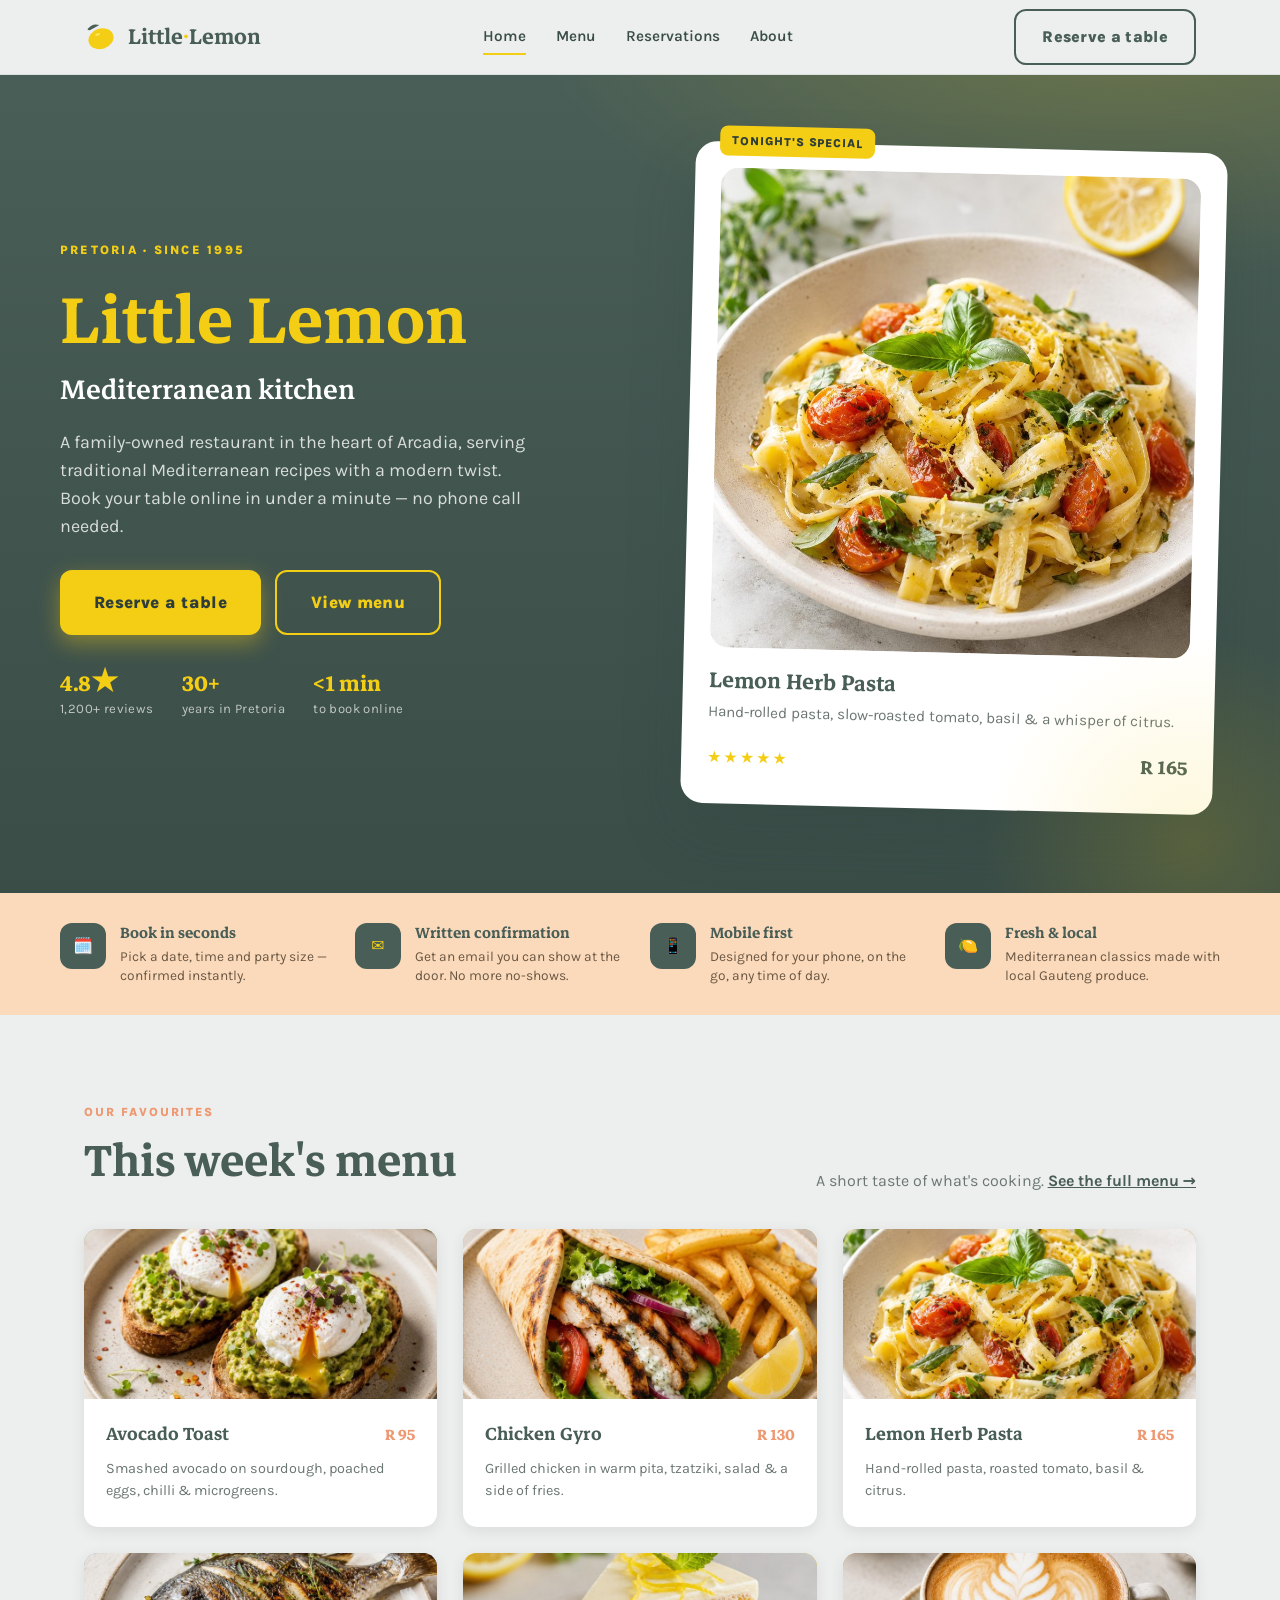
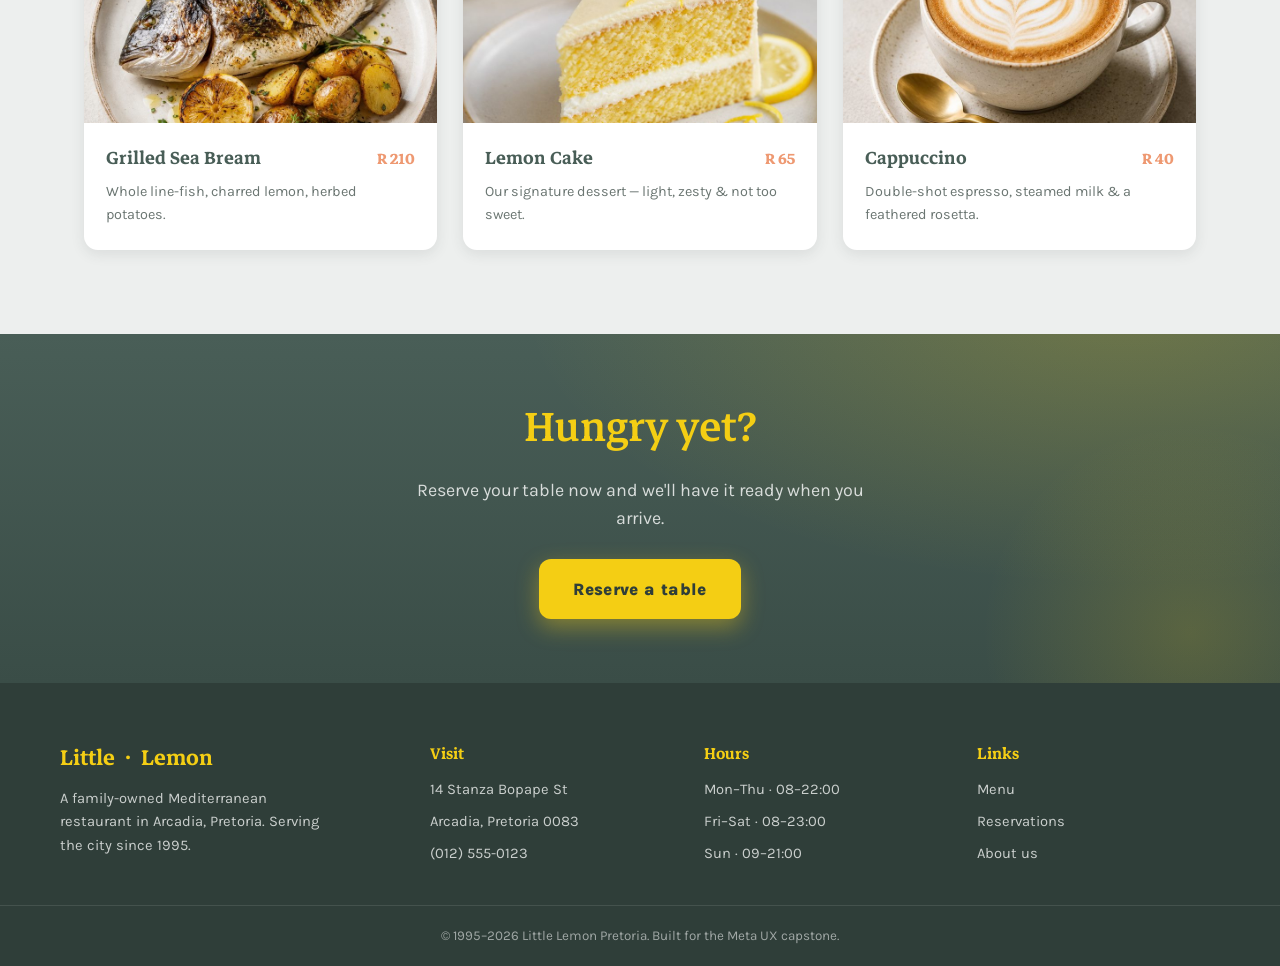
<file: index.html>
<!doctype html>
<html lang="en">
<head>
<meta charset="utf-8">
<meta name="viewport" content="width=device-width, initial-scale=1">
<title>Little Lemon · Pretoria — Mediterranean Restaurant</title>
<meta name="description" content="Little Lemon is a family-owned Mediterranean restaurant in Arcadia, Pretoria. Reserve a table online in under a minute.">
<link rel="preconnect" href="https://fonts.googleapis.com">
<link rel="preconnect" href="https://fonts.gstatic.com" crossorigin>
<link href="https://fonts.googleapis.com/css2?family=Markazi+Text:wght@400;500;600;700&family=Karla:wght@300;400;500;600;700;800&display=swap" rel="stylesheet">
<link rel="stylesheet" href="css/styles.css">
</head>
<body data-page="home">

<!-- HEADER -->
<header>
  <div class="wrap nav">
    <a href="index.html" class="logo" aria-label="Little Lemon home">
      <svg class="lemon" viewBox="0 0 40 40" aria-hidden="true">
        <ellipse cx="20" cy="22" rx="15" ry="12" fill="#F4CE14" transform="rotate(-18 20 22)"/>
        <ellipse cx="16" cy="17" rx="3" ry="1.2" fill="#fce968" transform="rotate(-18 16 17)"/>
        <path d="M4 11 Q10 3 18 6 Q13 9 9 11 Q6 13 4 11Z" fill="#495E57"/>
      </svg>
      <span>Little<span class="dot">·</span>Lemon</span>
    </a>
    <nav class="nav-links" id="navLinks">
      <a href="index.html" data-nav="home">Home</a>
      <a href="menu.html" data-nav="menu">Menu</a>
      <a href="reserve.html" data-nav="reserve">Reservations</a>
      <a href="about.html" data-nav="about">About</a>
    </nav>
    <div class="nav-cta">
      <a href="reserve.html" class="btn btn-ghost">Reserve a table</a>
      <button class="burger" id="burger" aria-label="Toggle menu"><span></span><span></span><span></span></button>
    </div>
  </div>
</header>

<!-- HERO -->
<section class="hero">
  <div class="wrap hero-grid">
    <div>
      <span class="hero-eyebrow">Pretoria · Since 1995</span>
      <h1>Little Lemon</h1>
      <h2>Mediterranean kitchen</h2>
      <p>A family-owned restaurant in the heart of Arcadia, serving traditional Mediterranean recipes with a modern twist. Book your table online in under a minute — no phone call needed.</p>
      <div class="hero-actions">
        <a href="reserve.html" class="btn btn-primary btn-lg">Reserve a table</a>
        <a href="menu.html" class="btn btn-ghost btn-lg" style="color:var(--yellow);border-color:var(--yellow)">View menu</a>
      </div>
      <div class="hero-meta">
        <div class="m"><b>4.8★</b><span>1,200+ reviews</span></div>
        <div class="m"><b>30+</b><span>years in Pretoria</span></div>
        <div class="m"><b>&lt;1 min</b><span>to book online</span></div>
      </div>
    </div>
    <div class="hero-card">
      <span class="tag">TONIGHT'S SPECIAL</span>
      <div class="plate">
        <img src="images/lemon-herb-pasta.jpg" alt="Lemon Herb Pasta"
             style="width:100%;height:100%;object-fit:cover">
      </div>
      <h3>Lemon Herb Pasta</h3>
      <p>Hand-rolled pasta, slow-roasted tomato, basil &amp; a whisper of citrus.</p>
      <div class="pricerow"><span class="stars">★★★★★</span><span class="price">R 165</span></div>
    </div>
  </div>
</section>

<!-- HIGHLIGHTS -->
<section class="strip">
  <div class="wrap strip-grid">
    <div class="feat"><div class="ic">🗓️</div><div><h4>Book in seconds</h4><p>Pick a date, time and party size — confirmed instantly.</p></div></div>
    <div class="feat"><div class="ic">✉️</div><div><h4>Written confirmation</h4><p>Get an email you can show at the door. No more no-shows.</p></div></div>
    <div class="feat"><div class="ic">📱</div><div><h4>Mobile first</h4><p>Designed for your phone, on the go, any time of day.</p></div></div>
    <div class="feat"><div class="ic">🍋</div><div><h4>Fresh &amp; local</h4><p>Mediterranean classics made with local Gauteng produce.</p></div></div>
  </div>
</section>

<!-- MENU PREVIEW -->
<section class="section">
  <div class="wrap">
    <div class="section-head">
      <div><span class="eyebrow">Our favourites</span><h2>This week's menu</h2></div>
      <p>A short taste of what's cooking. <a href="menu.html" style="color:var(--green);text-decoration:underline;font-weight:700">See the full menu →</a></p>
    </div>
    <div class="menu-grid" id="menuPreview"></div>
  </div>
</section>

<!-- CTA BAND -->
<section class="hero" style="text-align:center">
  <div class="wrap" style="padding:64px 0">
    <h2 style="color:var(--yellow);font-size:clamp(36px,6vw,58px)">Hungry yet?</h2>
    <p style="color:rgba(237,239,238,.88);max-width:480px;margin:10px auto 26px">Reserve your table now and we'll have it ready when you arrive.</p>
    <a href="reserve.html" class="btn btn-primary btn-lg">Reserve a table</a>
  </div>
</section>

<!-- FOOTER -->
<footer>
  <div class="wrap foot-grid">
    <div>
      <div class="logo">Little<span class="dot" style="color:var(--yellow)">·</span>Lemon</div>
      <p class="desc">A family-owned Mediterranean restaurant in Arcadia, Pretoria. Serving the city since 1995.</p>
    </div>
    <div><h4>Visit</h4><ul><li>14 Stanza Bopape St</li><li>Arcadia, Pretoria 0083</li><li>(012) 555-0123</li></ul></div>
    <div><h4>Hours</h4><ul><li>Mon–Thu · 08–22:00</li><li>Fri–Sat · 08–23:00</li><li>Sun · 09–21:00</li></ul></div>
    <div><h4>Links</h4><ul><li><a href="menu.html">Menu</a></li><li><a href="reserve.html">Reservations</a></li><li><a href="about.html">About us</a></li></ul></div>
  </div>
  <div class="foot-bottom">© 1995–<span id="year"></span> Little Lemon Pretoria. Built for the Meta UX capstone.</div>
</footer>

<script src="js/main.js"></script>
<script src="js/menu.js"></script>
</body>
</html>
</file>
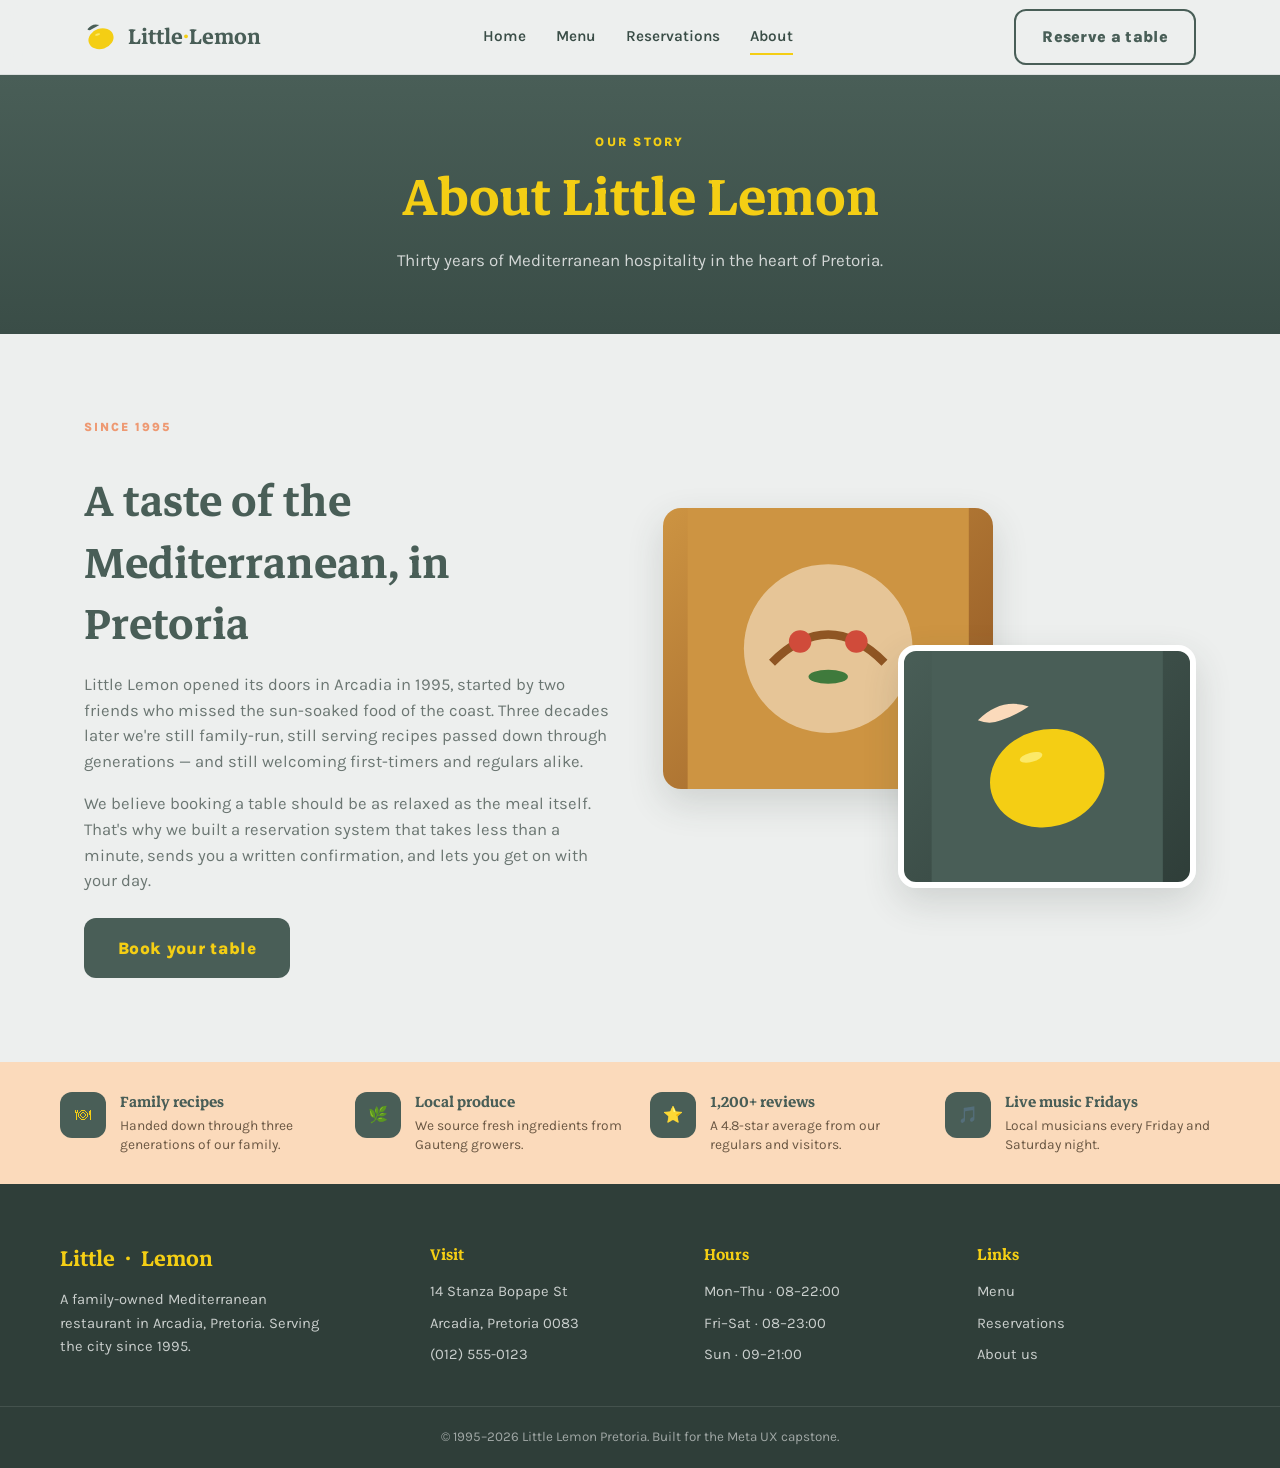
<file: about.html>
<!doctype html>
<html lang="en">
<head>
<meta charset="utf-8">
<meta name="viewport" content="width=device-width, initial-scale=1">
<title>About &middot; Little Lemon Pretoria</title>
<meta name="description" content="The story of Little Lemon, a family-owned Mediterranean restaurant in Arcadia, Pretoria.">
<link rel="preconnect" href="https://fonts.googleapis.com">
<link rel="preconnect" href="https://fonts.gstatic.com" crossorigin>
<link href="https://fonts.googleapis.com/css2?family=Markazi+Text:wght@400;500;600;700&family=Karla:wght@300;400;500;600;700;800&display=swap" rel="stylesheet">
<link rel="stylesheet" href="css/styles.css">
</head>
<body data-page="about">

<header>
  <div class="wrap nav">
    <a href="index.html" class="logo" aria-label="Little Lemon home">
      <svg class="lemon" viewBox="0 0 40 40" aria-hidden="true">
        <ellipse cx="20" cy="22" rx="15" ry="12" fill="#F4CE14" transform="rotate(-18 20 22)"/>
        <ellipse cx="16" cy="17" rx="3" ry="1.2" fill="#fce968" transform="rotate(-18 16 17)"/>
        <path d="M4 11 Q10 3 18 6 Q13 9 9 11 Q6 13 4 11Z" fill="#495E57"/>
      </svg>
      <span>Little<span class="dot">&middot;</span>Lemon</span>
    </a>
    <nav class="nav-links" id="navLinks">
      <a href="index.html" data-nav="home">Home</a>
      <a href="menu.html" data-nav="menu">Menu</a>
      <a href="reserve.html" data-nav="reserve">Reservations</a>
      <a href="about.html" data-nav="about">About</a>
    </nav>
    <div class="nav-cta">
      <a href="reserve.html" class="btn btn-ghost">Reserve a table</a>
      <button class="burger" id="burger" aria-label="Toggle menu"><span></span><span></span><span></span></button>
    </div>
  </div>
</header>

<section class="banner">
  <div class="wrap">
    <span class="eyebrow">Our story</span>
    <h1>About Little Lemon</h1>
    <p>Thirty years of Mediterranean hospitality in the heart of Pretoria.</p>
  </div>
</section>

<section class="section about">
  <div class="wrap about-grid">
    <div>
      <span class="section-head"><span class="eyebrow" style="color:var(--orange);font-weight:800;letter-spacing:.16em;text-transform:uppercase;font-size:.76rem">Since 1995</span></span>
      <h2>A taste of the Mediterranean, in Pretoria</h2>
      <p>Little Lemon opened its doors in Arcadia in 1995, started by two friends who missed the sun-soaked food of the coast. Three decades later we're still family-run, still serving recipes passed down through generations &mdash; and still welcoming first-timers and regulars alike.</p>
      <p>We believe booking a table should be as relaxed as the meal itself. That's why we built a reservation system that takes less than a minute, sends you a written confirmation, and lets you get on with your day.</p>
      <a href="reserve.html" class="btn btn-green btn-lg" style="margin-top:24px">Book your table</a>
    </div>
    <div class="about-imgs">
      <div class="ph ph1" style="background:linear-gradient(135deg,#cd9442,#8f5523)">
        <svg viewBox="0 0 200 200" aria-hidden="true">
          <rect width="200" height="200" fill="#cd9442"/>
          <circle cx="100" cy="100" r="60" fill="#fff8ec" opacity=".5"/>
          <path d="M60 110 Q100 70 140 110" stroke="#8f5523" stroke-width="6" fill="none"/>
          <circle cx="80" cy="95" r="8" fill="#d04b3a"/><circle cx="120" cy="95" r="8" fill="#d04b3a"/>
          <ellipse cx="100" cy="120" rx="14" ry="5" fill="#3f7a3c"/>
        </svg>
      </div>
      <div class="ph ph2" style="background:linear-gradient(135deg,var(--green),var(--green-deep))">
        <svg viewBox="0 0 200 200" aria-hidden="true">
          <rect width="200" height="200" fill="#495E57"/>
          <ellipse cx="100" cy="110" rx="50" ry="42" fill="#F4CE14" transform="rotate(-15 100 110)"/>
          <ellipse cx="86" cy="92" rx="10" ry="4" fill="#fce968" transform="rotate(-15 86 92)"/>
          <path d="M40 60 Q60 40 84 48 Q72 56 60 60 Q50 64 40 60Z" fill="#FBDABB"/>
        </svg>
      </div>
    </div>
  </div>
</section>

<section class="strip">
  <div class="wrap strip-grid">
    <div class="feat"><div class="ic">&#127869;</div><div><h4>Family recipes</h4><p>Handed down through three generations of our family.</p></div></div>
    <div class="feat"><div class="ic">&#127807;</div><div><h4>Local produce</h4><p>We source fresh ingredients from Gauteng growers.</p></div></div>
    <div class="feat"><div class="ic">&#11088;</div><div><h4>1,200+ reviews</h4><p>A 4.8-star average from our regulars and visitors.</p></div></div>
    <div class="feat"><div class="ic">&#127925;</div><div><h4>Live music Fridays</h4><p>Local musicians every Friday and Saturday night.</p></div></div>
  </div>
</section>

<footer>
  <div class="wrap foot-grid">
    <div>
      <div class="logo">Little<span class="dot" style="color:var(--yellow)">&middot;</span>Lemon</div>
      <p class="desc">A family-owned Mediterranean restaurant in Arcadia, Pretoria. Serving the city since 1995.</p>
    </div>
    <div><h4>Visit</h4><ul><li>14 Stanza Bopape St</li><li>Arcadia, Pretoria 0083</li><li>(012) 555-0123</li></ul></div>
    <div><h4>Hours</h4><ul><li>Mon&ndash;Thu &middot; 08&ndash;22:00</li><li>Fri&ndash;Sat &middot; 08&ndash;23:00</li><li>Sun &middot; 09&ndash;21:00</li></ul></div>
    <div><h4>Links</h4><ul><li><a href="menu.html">Menu</a></li><li><a href="reserve.html">Reservations</a></li><li><a href="about.html">About us</a></li></ul></div>
  </div>
  <div class="foot-bottom">&copy; 1995&ndash;<span id="year"></span> Little Lemon Pretoria. Built for the Meta UX capstone.</div>
</footer>

<script src="js/main.js"></script>

</body>
</html>
</file>
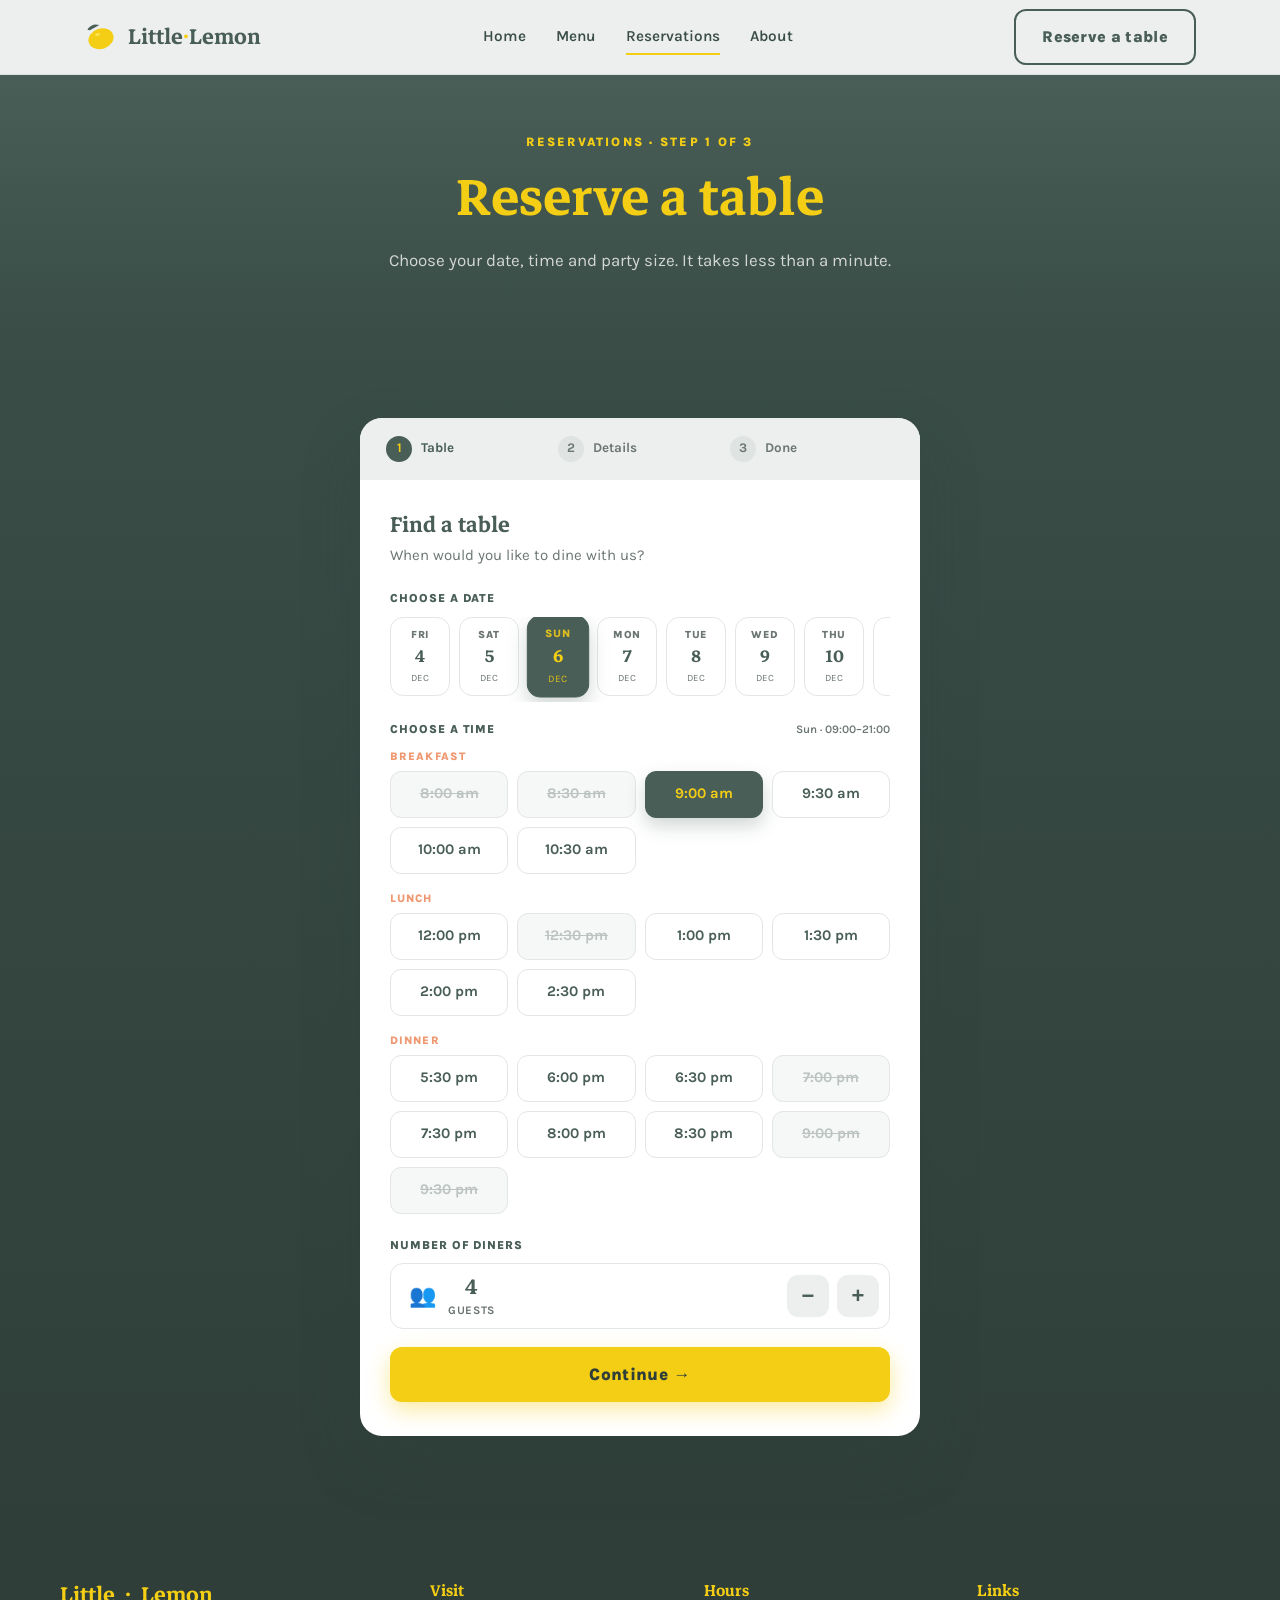
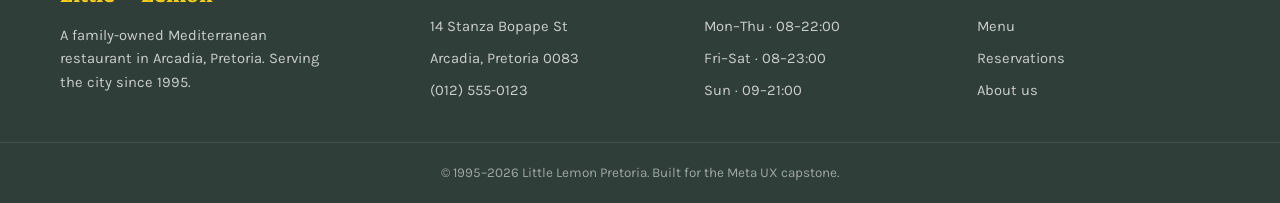
<file: confirmation.html>
<!doctype html>
<html lang="en">
<head>
<meta charset="utf-8">
<meta name="viewport" content="width=device-width, initial-scale=1">
<title>Booking confirmed &middot; Little Lemon Pretoria</title>
<meta name="description" content="Your Little Lemon reservation is confirmed.">
<link rel="preconnect" href="https://fonts.googleapis.com">
<link rel="preconnect" href="https://fonts.gstatic.com" crossorigin>
<link href="https://fonts.googleapis.com/css2?family=Markazi+Text:wght@400;500;600;700&family=Karla:wght@300;400;500;600;700;800&display=swap" rel="stylesheet">
<link rel="stylesheet" href="css/styles.css">
</head>
<body data-page="reserve">

<header>
  <div class="wrap nav">
    <a href="index.html" class="logo" aria-label="Little Lemon home">
      <svg class="lemon" viewBox="0 0 40 40" aria-hidden="true">
        <ellipse cx="20" cy="22" rx="15" ry="12" fill="#F4CE14" transform="rotate(-18 20 22)"/>
        <ellipse cx="16" cy="17" rx="3" ry="1.2" fill="#fce968" transform="rotate(-18 16 17)"/>
        <path d="M4 11 Q10 3 18 6 Q13 9 9 11 Q6 13 4 11Z" fill="#495E57"/>
      </svg>
      <span>Little<span class="dot">&middot;</span>Lemon</span>
    </a>
    <nav class="nav-links" id="navLinks">
      <a href="index.html" data-nav="home">Home</a>
      <a href="menu.html" data-nav="menu">Menu</a>
      <a href="reserve.html" data-nav="reserve">Reservations</a>
      <a href="about.html" data-nav="about">About</a>
    </nav>
    <div class="nav-cta">
      <a href="reserve.html" class="btn btn-ghost">Reserve a table</a>
      <button class="burger" id="burger" aria-label="Toggle menu"><span></span><span></span><span></span></button>
    </div>
  </div>
</header>

<section class="banner">
  <div class="wrap">
    <span class="eyebrow">Reservations &middot; Step 3 of 3</span>
    <h1>Booking confirmed</h1>
    <p>We can't wait to see you at Little Lemon.</p>
  </div>
</section>

<section class="section reserve" style="background:linear-gradient(180deg,var(--green-dark),var(--green-deep))">
  <div class="wrap">
    <div class="booking">
      <div class="steps">
        <div class="step done"><span class="n">1</span> Table</div>
        <div class="step done"><span class="n">2</span> Details</div>
        <div class="step active"><span class="n">3</span> Done</div>
      </div>
      <div class="panel confirm">
        <div class="confirm-top">
          <div class="check">
            <svg viewBox="0 0 42 42" width="42" height="42"><path d="M10 22l8 8 14-17" stroke="#495E57" stroke-width="5" fill="none" stroke-linecap="round" stroke-linejoin="round"/></svg>
          </div>
          <h3 id="confirmGreeting">You're booked!</h3>
          <p>Confirmation sent to <b id="confirmEmail">&mdash;</b></p>
        </div>

        <div class="booking-card">
          <div class="ref"><span>Reservation</span><b id="refNo">&mdash;</b></div>
          <div class="big" id="confirmWhen">&mdash;</div>
          <div class="addr">
            <b>Little Lemon</b><br>
            14 Stanza Bopape St, Arcadia<br>
            Pretoria, 0083<br>
            (012) 555-0123
          </div>
          <hr>
          <div class="note" id="confirmNote">Please arrive 5 minutes early.</div>
        </div>

        <div class="confirm-actions">
          <button class="btn btn-primary btn-block" id="calBtn">&#128197; Add to calendar</button>
          <button class="btn btn-ghost btn-block" id="shareBtn">&#8599; Share with guests</button>
          <button class="restart" id="restart">Make another booking</button>
        </div>
      </div>
    </div>
  </div>
</section>

<footer>
  <div class="wrap foot-grid">
    <div>
      <div class="logo">Little<span class="dot" style="color:var(--yellow)">&middot;</span>Lemon</div>
      <p class="desc">A family-owned Mediterranean restaurant in Arcadia, Pretoria. Serving the city since 1995.</p>
    </div>
    <div><h4>Visit</h4><ul><li>14 Stanza Bopape St</li><li>Arcadia, Pretoria 0083</li><li>(012) 555-0123</li></ul></div>
    <div><h4>Hours</h4><ul><li>Mon&ndash;Thu &middot; 08&ndash;22:00</li><li>Fri&ndash;Sat &middot; 08&ndash;23:00</li><li>Sun &middot; 09&ndash;21:00</li></ul></div>
    <div><h4>Links</h4><ul><li><a href="menu.html">Menu</a></li><li><a href="reserve.html">Reservations</a></li><li><a href="about.html">About us</a></li></ul></div>
  </div>
  <div class="foot-bottom">&copy; 1995&ndash;<span id="year"></span> Little Lemon Pretoria. Built for the Meta UX capstone.</div>
</footer>

<script src="js/main.js"></script>
<script src="js/confirmation.js"></script>
</body>
</html>
</file>
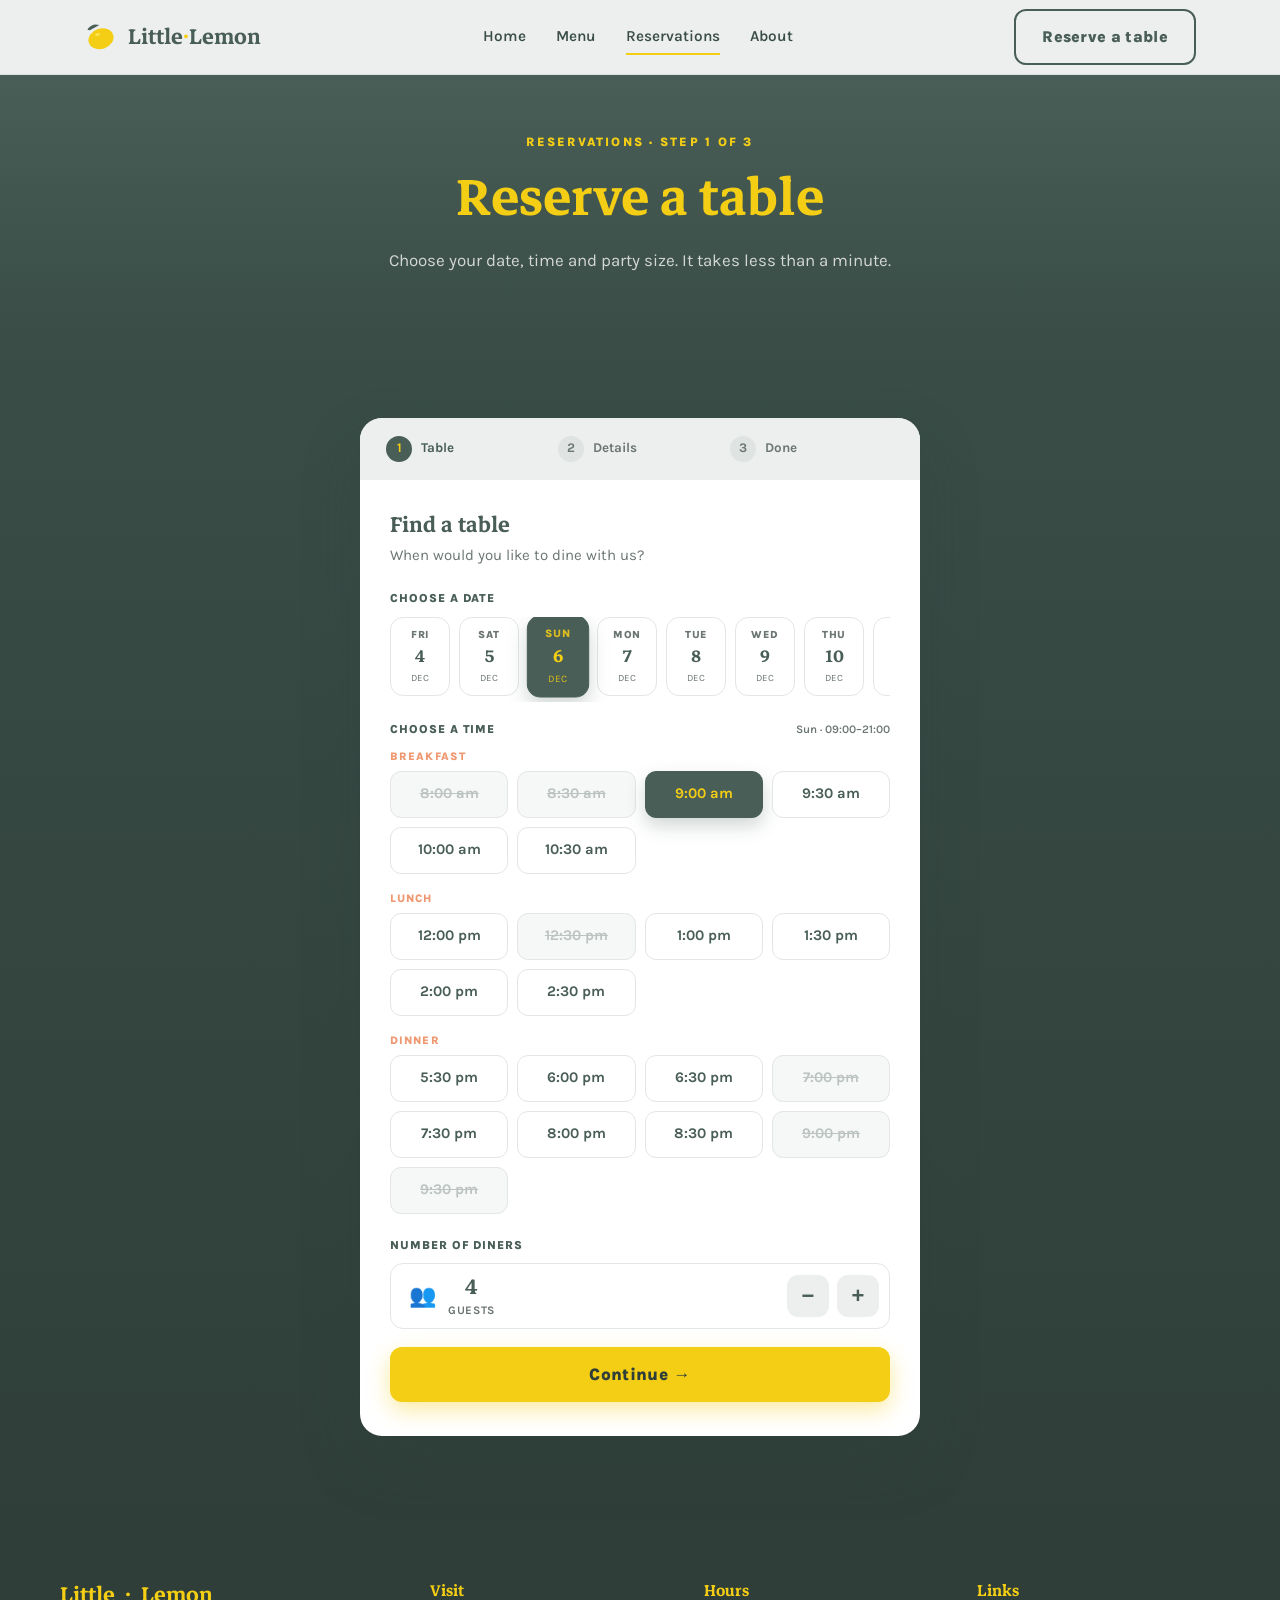
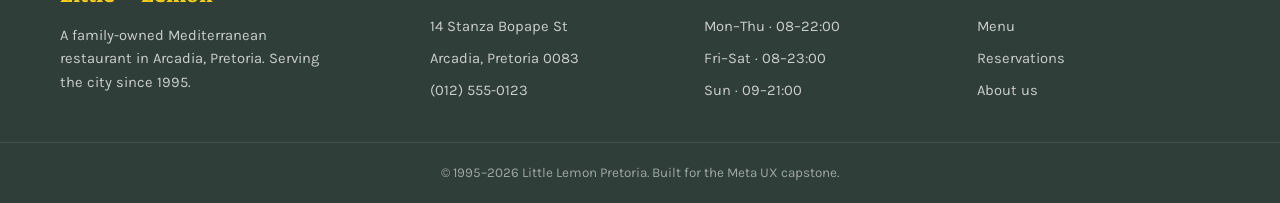
<file: details.html>
<!doctype html>
<html lang="en">
<head>
<meta charset="utf-8">
<meta name="viewport" content="width=device-width, initial-scale=1">
<title>Your details &middot; Little Lemon Pretoria</title>
<meta name="description" content="Enter your details to confirm your Little Lemon reservation.">
<link rel="preconnect" href="https://fonts.googleapis.com">
<link rel="preconnect" href="https://fonts.gstatic.com" crossorigin>
<link href="https://fonts.googleapis.com/css2?family=Markazi+Text:wght@400;500;600;700&family=Karla:wght@300;400;500;600;700;800&display=swap" rel="stylesheet">
<link rel="stylesheet" href="css/styles.css">
</head>
<body data-page="reserve">

<header>
  <div class="wrap nav">
    <a href="index.html" class="logo" aria-label="Little Lemon home">
      <svg class="lemon" viewBox="0 0 40 40" aria-hidden="true">
        <ellipse cx="20" cy="22" rx="15" ry="12" fill="#F4CE14" transform="rotate(-18 20 22)"/>
        <ellipse cx="16" cy="17" rx="3" ry="1.2" fill="#fce968" transform="rotate(-18 16 17)"/>
        <path d="M4 11 Q10 3 18 6 Q13 9 9 11 Q6 13 4 11Z" fill="#495E57"/>
      </svg>
      <span>Little<span class="dot">&middot;</span>Lemon</span>
    </a>
    <nav class="nav-links" id="navLinks">
      <a href="index.html" data-nav="home">Home</a>
      <a href="menu.html" data-nav="menu">Menu</a>
      <a href="reserve.html" data-nav="reserve">Reservations</a>
      <a href="about.html" data-nav="about">About</a>
    </nav>
    <div class="nav-cta">
      <a href="reserve.html" class="btn btn-ghost">Reserve a table</a>
      <button class="burger" id="burger" aria-label="Toggle menu"><span></span><span></span><span></span></button>
    </div>
  </div>
</header>

<section class="banner">
  <div class="wrap">
    <span class="eyebrow">Reservations &middot; Step 2 of 3</span>
    <h1>Your details</h1>
    <p>Almost there &mdash; just a few details to hold your table.</p>
  </div>
</section>

<section class="section reserve" style="background:linear-gradient(180deg,var(--green-dark),var(--green-deep))">
  <div class="wrap">
    <div class="booking">
      <div class="steps">
        <div class="step done"><span class="n">1</span> Table</div>
        <div class="step active"><span class="n">2</span> Details</div>
        <div class="step"><span class="n">3</span> Done</div>
      </div>
      <div class="panel">
        <h3>Your details</h3>
        <p class="lede">We'll send your confirmation to the email below.</p>

        <div class="recap">
          <div>
            <div class="when" id="recapWhen">&mdash;</div>
            <div class="who" id="recapWho">&mdash;</div>
          </div>
          <button class="edit" id="editBooking">EDIT</button>
        </div>

        <div class="pair">
          <div class="field" id="f-first">
            <label>First name</label>
            <input type="text" id="firstName" placeholder="Palesa" autocomplete="given-name">
            <div class="err">Please enter your first name.</div>
          </div>
          <div class="field" id="f-last">
            <label>Last name</label>
            <input type="text" id="lastName" placeholder="Morale" autocomplete="family-name">
            <div class="err">Please enter your last name.</div>
          </div>
        </div>

        <div class="field" id="f-email">
          <label>Email</label>
          <input type="email" id="email" placeholder="you@example.com" autocomplete="email">
          <div class="err">Please enter a valid email address.</div>
        </div>

        <div class="field" id="f-phone">
          <label>Phone</label>
          <input type="tel" id="phone" placeholder="+27 82 555 0148" autocomplete="tel">
          <div class="err">Please enter a contact number.</div>
        </div>

        <div class="field">
          <label>Occasion (optional)</label>
          <div class="occ" id="occ">
            <div class="o" data-occ="Birthday"><span class="em">&#127874;</span>Birthday</div>
            <div class="o sel" data-occ="Dinner"><span class="em">&#129346;</span>Dinner</div>
            <div class="o" data-occ="Business"><span class="em">&#128188;</span>Business</div>
          </div>
        </div>

        <div class="field">
          <label>Special request (optional)</label>
          <input type="text" id="note" placeholder="e.g. window seat, high chair, allergies">
        </div>

        <div class="nav-row">
          <a class="btn btn-ghost" href="reserve.html">&larr; Back</a>
          <button class="btn btn-green" id="confirmBtn">Confirm booking</button>
        </div>
      </div>
    </div>
  </div>
</section>

<footer>
  <div class="wrap foot-grid">
    <div>
      <div class="logo">Little<span class="dot" style="color:var(--yellow)">&middot;</span>Lemon</div>
      <p class="desc">A family-owned Mediterranean restaurant in Arcadia, Pretoria. Serving the city since 1995.</p>
    </div>
    <div><h4>Visit</h4><ul><li>14 Stanza Bopape St</li><li>Arcadia, Pretoria 0083</li><li>(012) 555-0123</li></ul></div>
    <div><h4>Hours</h4><ul><li>Mon&ndash;Thu &middot; 08&ndash;22:00</li><li>Fri&ndash;Sat &middot; 08&ndash;23:00</li><li>Sun &middot; 09&ndash;21:00</li></ul></div>
    <div><h4>Links</h4><ul><li><a href="menu.html">Menu</a></li><li><a href="reserve.html">Reservations</a></li><li><a href="about.html">About us</a></li></ul></div>
  </div>
  <div class="foot-bottom">&copy; 1995&ndash;<span id="year"></span> Little Lemon Pretoria. Built for the Meta UX capstone.</div>
</footer>

<script src="js/main.js"></script>
<script src="js/details.js"></script>
</body>
</html>
</file>
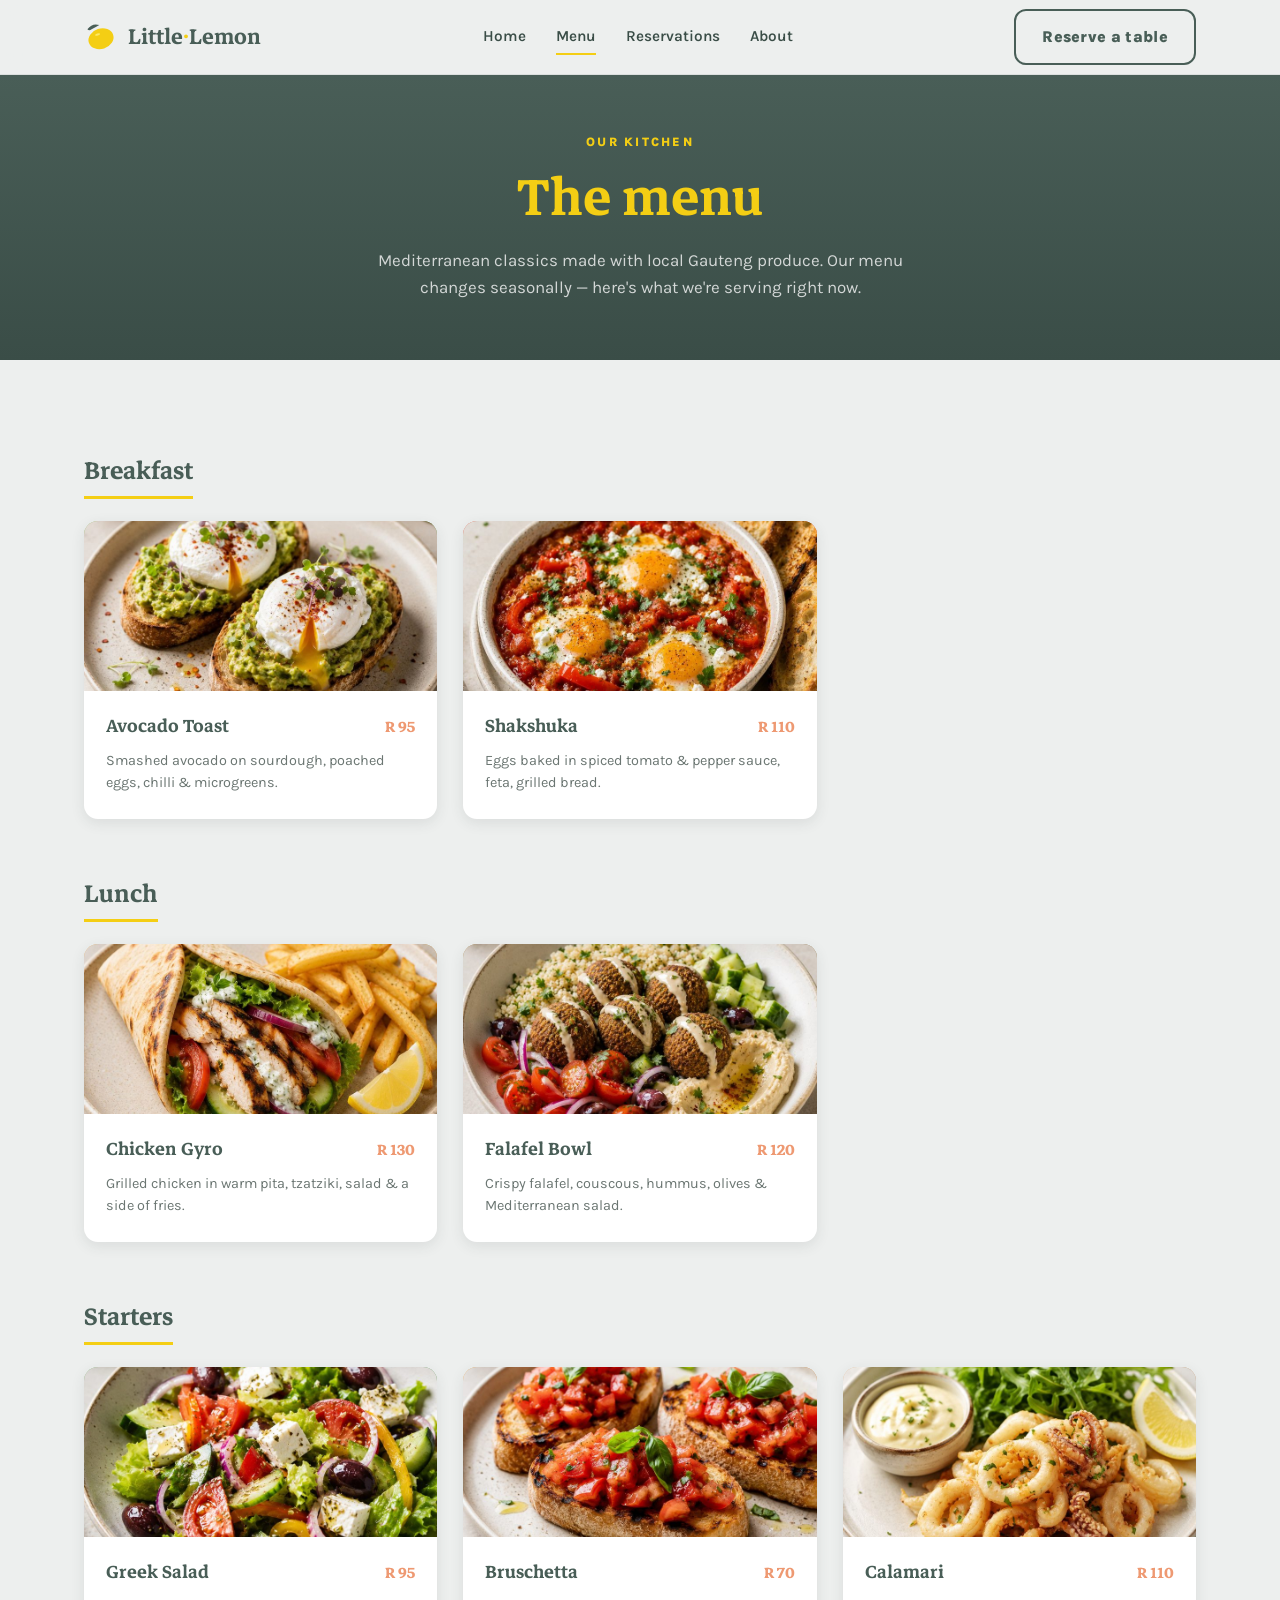
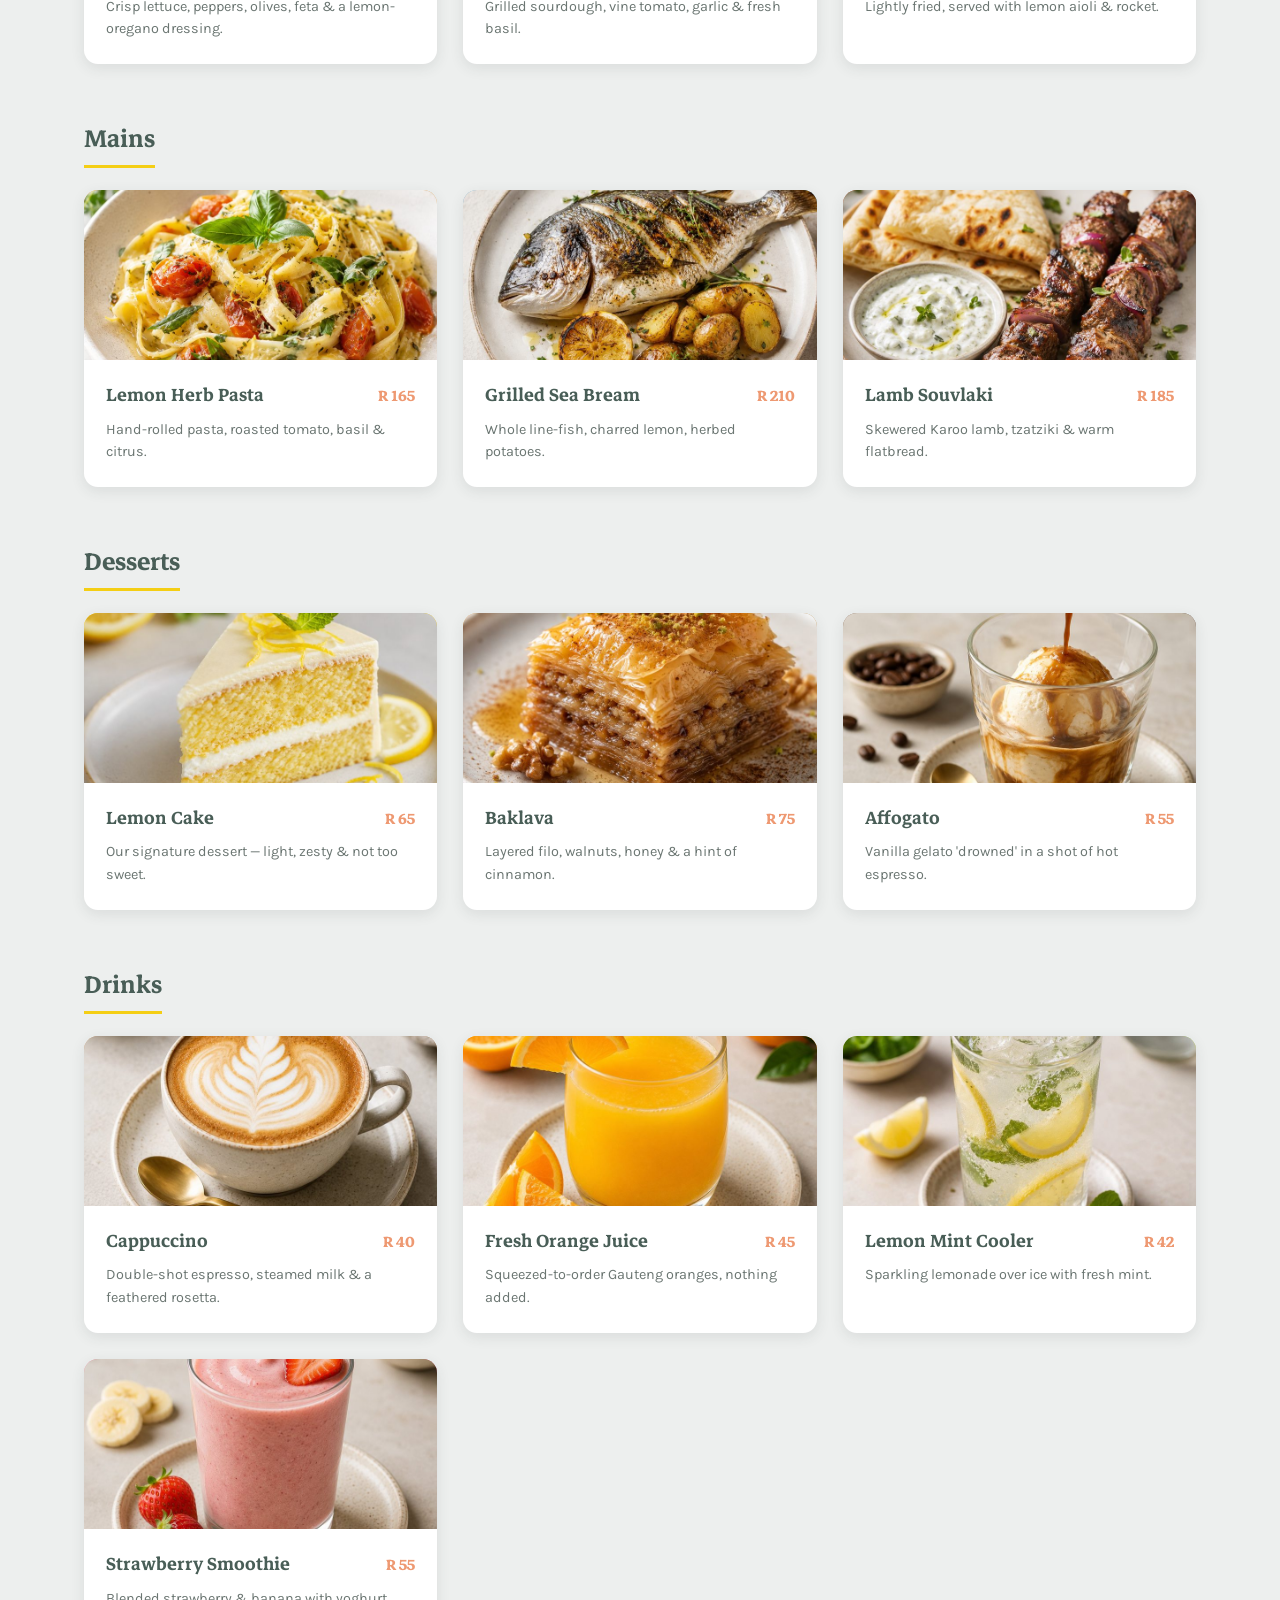
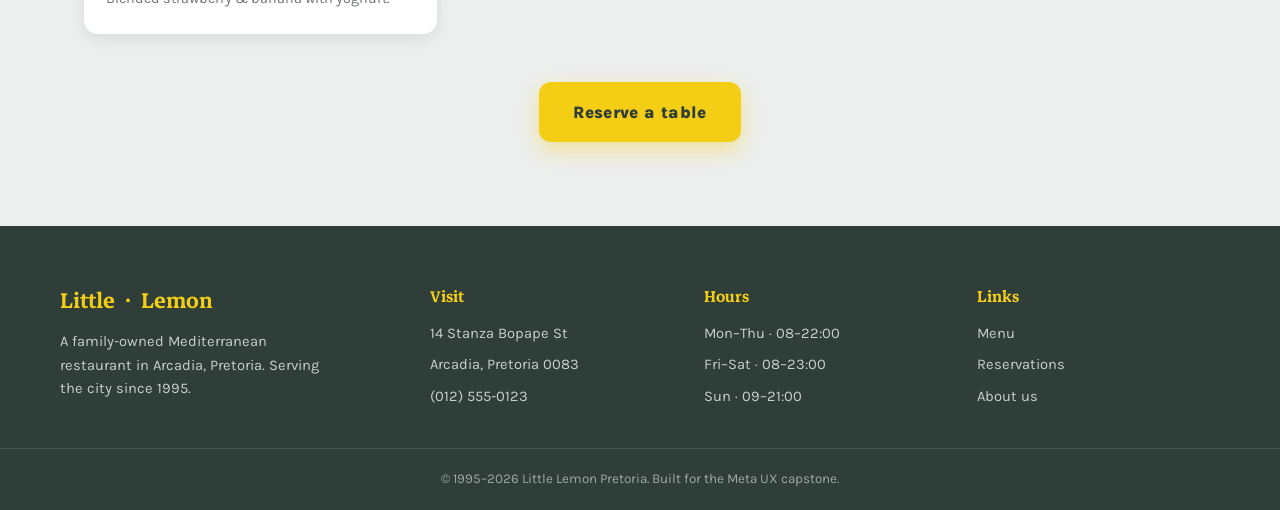
<file: menu.html>
<!doctype html>
<html lang="en">
<head>
<meta charset="utf-8">
<meta name="viewport" content="width=device-width, initial-scale=1">
<title>Menu &middot; Little Lemon Pretoria</title>
<meta name="description" content="See the full Little Lemon menu: starters, mains and desserts.">
<link rel="preconnect" href="https://fonts.googleapis.com">
<link rel="preconnect" href="https://fonts.gstatic.com" crossorigin>
<link href="https://fonts.googleapis.com/css2?family=Markazi+Text:wght@400;500;600;700&family=Karla:wght@300;400;500;600;700;800&display=swap" rel="stylesheet">
<link rel="stylesheet" href="css/styles.css">
</head>
<body data-page="menu">

<header>
  <div class="wrap nav">
    <a href="index.html" class="logo" aria-label="Little Lemon home">
      <svg class="lemon" viewBox="0 0 40 40" aria-hidden="true">
        <ellipse cx="20" cy="22" rx="15" ry="12" fill="#F4CE14" transform="rotate(-18 20 22)"/>
        <ellipse cx="16" cy="17" rx="3" ry="1.2" fill="#fce968" transform="rotate(-18 16 17)"/>
        <path d="M4 11 Q10 3 18 6 Q13 9 9 11 Q6 13 4 11Z" fill="#495E57"/>
      </svg>
      <span>Little<span class="dot">&middot;</span>Lemon</span>
    </a>
    <nav class="nav-links" id="navLinks">
      <a href="index.html" data-nav="home">Home</a>
      <a href="menu.html" data-nav="menu">Menu</a>
      <a href="reserve.html" data-nav="reserve">Reservations</a>
      <a href="about.html" data-nav="about">About</a>
    </nav>
    <div class="nav-cta">
      <a href="reserve.html" class="btn btn-ghost">Reserve a table</a>
      <button class="burger" id="burger" aria-label="Toggle menu"><span></span><span></span><span></span></button>
    </div>
  </div>
</header>

<section class="banner">
  <div class="wrap">
    <span class="eyebrow">Our kitchen</span>
    <h1>The menu</h1>
    <p>Mediterranean classics made with local Gauteng produce. Our menu changes seasonally &mdash; here's what we're serving right now.</p>
  </div>
</section>

<section class="section">
  <div class="wrap" id="menuFull"></div>
  <div class="wrap" style="text-align:center">
    <a href="reserve.html" class="btn btn-primary btn-lg">Reserve a table</a>
  </div>
</section>

<footer>
  <div class="wrap foot-grid">
    <div>
      <div class="logo">Little<span class="dot" style="color:var(--yellow)">&middot;</span>Lemon</div>
      <p class="desc">A family-owned Mediterranean restaurant in Arcadia, Pretoria. Serving the city since 1995.</p>
    </div>
    <div><h4>Visit</h4><ul><li>14 Stanza Bopape St</li><li>Arcadia, Pretoria 0083</li><li>(012) 555-0123</li></ul></div>
    <div><h4>Hours</h4><ul><li>Mon&ndash;Thu &middot; 08&ndash;22:00</li><li>Fri&ndash;Sat &middot; 08&ndash;23:00</li><li>Sun &middot; 09&ndash;21:00</li></ul></div>
    <div><h4>Links</h4><ul><li><a href="menu.html">Menu</a></li><li><a href="reserve.html">Reservations</a></li><li><a href="about.html">About us</a></li></ul></div>
  </div>
  <div class="foot-bottom">&copy; 1995&ndash;<span id="year"></span> Little Lemon Pretoria. Built for the Meta UX capstone.</div>
</footer>

<script src="js/main.js"></script>
<script src="js/menu.js"></script>
</body>
</html>
</file>
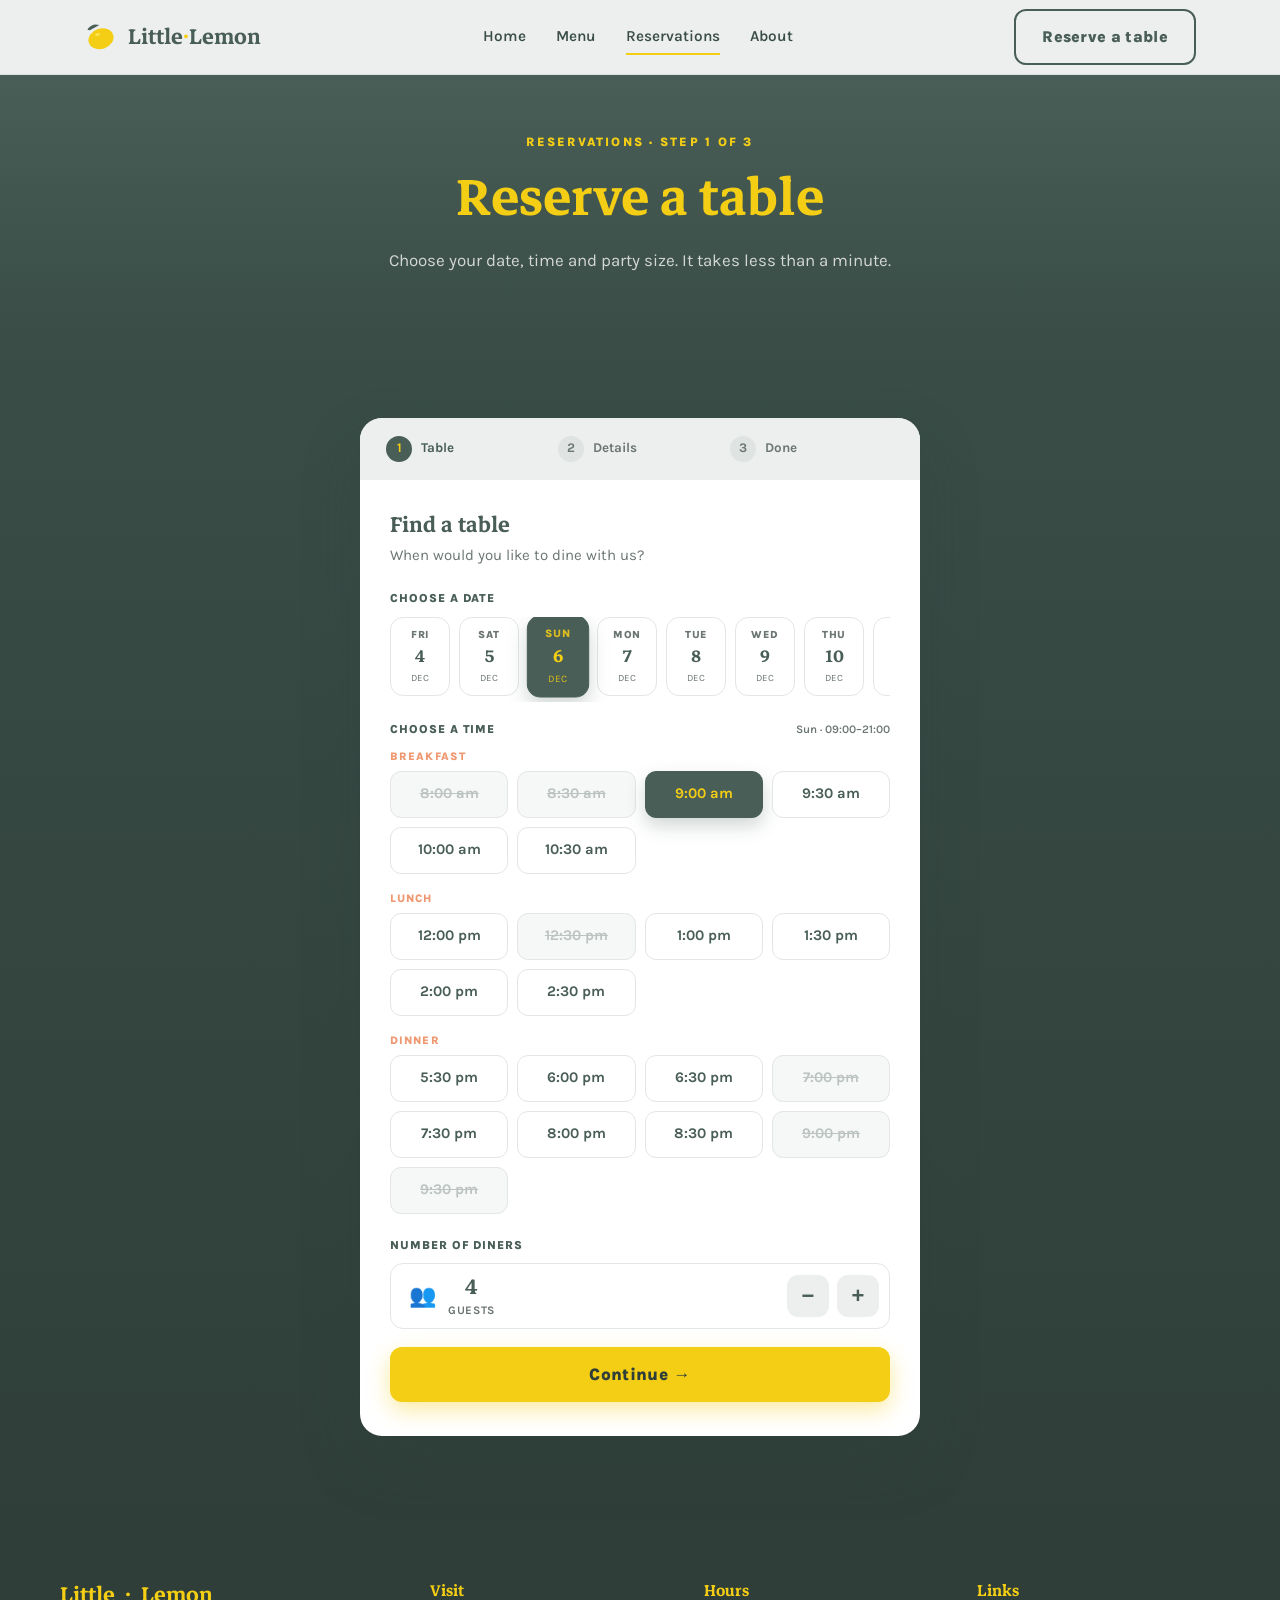
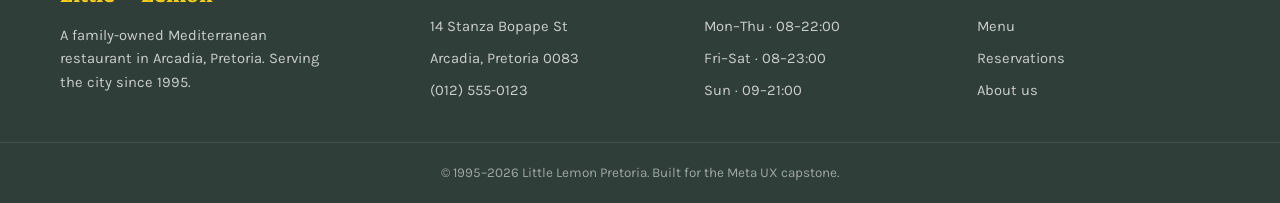
<file: reserve.html>
<!doctype html>
<html lang="en">
<head>
<meta charset="utf-8">
<meta name="viewport" content="width=device-width, initial-scale=1">
<title>Reserve a table &middot; Little Lemon Pretoria</title>
<meta name="description" content="Reserve a table at Little Lemon Pretoria. Choose date, time and party size.">
<link rel="preconnect" href="https://fonts.googleapis.com">
<link rel="preconnect" href="https://fonts.gstatic.com" crossorigin>
<link href="https://fonts.googleapis.com/css2?family=Markazi+Text:wght@400;500;600;700&family=Karla:wght@300;400;500;600;700;800&display=swap" rel="stylesheet">
<link rel="stylesheet" href="css/styles.css">
</head>
<body data-page="reserve">

<header>
  <div class="wrap nav">
    <a href="index.html" class="logo" aria-label="Little Lemon home">
      <svg class="lemon" viewBox="0 0 40 40" aria-hidden="true">
        <ellipse cx="20" cy="22" rx="15" ry="12" fill="#F4CE14" transform="rotate(-18 20 22)"/>
        <ellipse cx="16" cy="17" rx="3" ry="1.2" fill="#fce968" transform="rotate(-18 16 17)"/>
        <path d="M4 11 Q10 3 18 6 Q13 9 9 11 Q6 13 4 11Z" fill="#495E57"/>
      </svg>
      <span>Little<span class="dot">&middot;</span>Lemon</span>
    </a>
    <nav class="nav-links" id="navLinks">
      <a href="index.html" data-nav="home">Home</a>
      <a href="menu.html" data-nav="menu">Menu</a>
      <a href="reserve.html" data-nav="reserve">Reservations</a>
      <a href="about.html" data-nav="about">About</a>
    </nav>
    <div class="nav-cta">
      <a href="reserve.html" class="btn btn-ghost">Reserve a table</a>
      <button class="burger" id="burger" aria-label="Toggle menu"><span></span><span></span><span></span></button>
    </div>
  </div>
</header>

<section class="banner">
  <div class="wrap">
    <span class="eyebrow">Reservations &middot; Step 1 of 3</span>
    <h1>Reserve a table</h1>
    <p>Choose your date, time and party size. It takes less than a minute.</p>
  </div>
</section>

<section class="section reserve" style="background:linear-gradient(180deg,var(--green-dark),var(--green-deep))">
  <div class="wrap">
    <div class="booking">
      <div class="steps">
        <div class="step active"><span class="n">1</span> Table</div>
        <div class="step"><span class="n">2</span> Details</div>
        <div class="step"><span class="n">3</span> Done</div>
      </div>
      <div class="panel">
        <h3>Find a table</h3>
        <p class="lede">When would you like to dine with us?</p>

        <div class="field">
          <label>Choose a date</label>
          <div class="dates" id="dates"></div>
        </div>

        <div class="field">
          <label style="display:flex;justify-content:space-between;align-items:baseline">
            <span>Choose a time</span>
            <span id="hoursHint" style="font-weight:600;letter-spacing:0;text-transform:none;color:var(--muted);font-size:.72rem">&nbsp;</span>
          </label>
          <div class="times" id="times"></div>
        </div>

        <div class="field">
          <label>Number of diners</label>
          <div class="stepper">
            <div class="who">
              <span style="font-size:22px">&#128101;</span>
              <div><div class="val" id="dinerVal">4</div><div class="sub">guests</div></div>
            </div>
            <div class="ctrls">
              <button class="step-btn" id="dinerDec" aria-label="Fewer diners">&minus;</button>
              <button class="step-btn" id="dinerInc" aria-label="More diners">+</button>
            </div>
          </div>
        </div>

        <button class="btn btn-primary btn-block btn-lg" id="toDetails">Continue &rarr;</button>
      </div>
    </div>
  </div>
</section>

<footer>
  <div class="wrap foot-grid">
    <div>
      <div class="logo">Little<span class="dot" style="color:var(--yellow)">&middot;</span>Lemon</div>
      <p class="desc">A family-owned Mediterranean restaurant in Arcadia, Pretoria. Serving the city since 1995.</p>
    </div>
    <div><h4>Visit</h4><ul><li>14 Stanza Bopape St</li><li>Arcadia, Pretoria 0083</li><li>(012) 555-0123</li></ul></div>
    <div><h4>Hours</h4><ul><li>Mon&ndash;Thu &middot; 08&ndash;22:00</li><li>Fri&ndash;Sat &middot; 08&ndash;23:00</li><li>Sun &middot; 09&ndash;21:00</li></ul></div>
    <div><h4>Links</h4><ul><li><a href="menu.html">Menu</a></li><li><a href="reserve.html">Reservations</a></li><li><a href="about.html">About us</a></li></ul></div>
  </div>
  <div class="foot-bottom">&copy; 1995&ndash;<span id="year"></span> Little Lemon Pretoria. Built for the Meta UX capstone.</div>
</footer>

<script src="js/main.js"></script>
<script src="js/reserve.js"></script>
</body>
</html>
</file>
<file: css/styles.css>
/* ============================================================
   LITTLE LEMON — SHARED STYLES
   Brand: green #495E57 · yellow #F4CE14 · Markazi Text + Karla
   ============================================================ */
:root{
  --green:#495E57;
  --green-dark:#3a4d47;
  --green-deep:#2f3e39;
  --yellow:#F4CE14;
  --yellow-dark:#e0bc09;
  --orange:#EE9972;
  --peach:#FBDABB;
  --offwhite:#EDEFEE;
  --white:#FFFFFF;
  --ink:#1d2622;
  --muted:#6b7672;
  --line:#e3e6e5;
  --shadow-sm:0 4px 14px rgba(47,62,57,.10);
  --shadow-md:0 14px 36px rgba(47,62,57,.16);
  --shadow-lg:0 26px 60px rgba(47,62,57,.22);
  --r:14px;
  --r-lg:22px;
  --max:1160px;
}
*{box-sizing:border-box;margin:0;padding:0}
html{scroll-behavior:smooth}
body{
  font-family:'Karla',system-ui,sans-serif;
  color:var(--ink);
  background:var(--offwhite);
  line-height:1.55;
  -webkit-font-smoothing:antialiased;
}
h1,h2,h3,h4{font-family:'Markazi Text',Georgia,serif;font-weight:600;line-height:1.02;color:var(--green)}
a{color:inherit;text-decoration:none}
img,svg{display:block;max-width:100%}
.wrap{max-width:var(--max);margin:0 auto;padding:0 24px}
.sr-only{position:absolute;width:1px;height:1px;overflow:hidden;clip:rect(0 0 0 0)}

/* ---------- BUTTONS ---------- */
.btn{
  display:inline-flex;align-items:center;justify-content:center;gap:.5em;
  font-family:'Karla',sans-serif;font-weight:800;font-size:1rem;letter-spacing:.02em;
  padding:14px 26px;border:none;border-radius:12px;cursor:pointer;
  transition:transform .16s ease, box-shadow .16s ease, background .16s ease, color .16s ease;
}
.btn-primary{background:var(--yellow);color:var(--green-deep);box-shadow:0 8px 22px rgba(244,206,20,.4)}
.btn-primary:hover{background:var(--yellow-dark);transform:translateY(-2px)}
.btn-primary:active{transform:translateY(0)}
.btn-green{background:var(--green);color:var(--yellow)}
.btn-green:hover{background:var(--green-dark);transform:translateY(-2px)}
.btn-ghost{background:transparent;color:var(--green);border:2px solid var(--green)}
.btn-ghost:hover{background:var(--green);color:var(--white)}
.btn-block{width:100%}
.btn-lg{padding:17px 34px;font-size:1.06rem}

/* ---------- HEADER / NAV ---------- */
header{
  position:sticky;top:0;z-index:50;
  background:rgba(237,239,238,.86);
  backdrop-filter:saturate(160%) blur(12px);
  border-bottom:1px solid rgba(73,94,87,.10);
}
.nav{display:flex;align-items:center;justify-content:space-between;height:74px}
.logo{display:flex;align-items:center;gap:10px;font-family:'Markazi Text',serif;font-size:30px;font-weight:600;color:var(--green);line-height:1}
.logo .lemon{width:34px;height:34px;flex:none}
.logo .dot{color:var(--yellow)}
.nav-links{display:flex;align-items:center;gap:30px}
.nav-links a{font-weight:600;font-size:.96rem;color:var(--green-dark);position:relative;padding:6px 0}
.nav-links a::after{content:'';position:absolute;left:0;bottom:0;width:0;height:2px;background:var(--yellow);transition:width .22s ease}
.nav-links a:hover::after,.nav-links a.active::after{width:100%}
.nav-cta{display:flex;align-items:center;gap:14px}
.burger{display:none;flex-direction:column;gap:5px;background:none;border:none;cursor:pointer;padding:8px}
.burger span{width:24px;height:2.5px;background:var(--green);border-radius:2px;transition:.2s}

/* ---------- HERO ---------- */
.hero{
  position:relative;
  background:radial-gradient(1100px 520px at 88% -10%, rgba(244,206,20,.22), transparent 55%),
             linear-gradient(180deg,var(--green) 0%, var(--green-dark) 100%);
  color:var(--offwhite);overflow:hidden;
}
.hero::after{content:'';position:absolute;right:-120px;bottom:-160px;width:420px;height:420px;border-radius:50%;background:radial-gradient(circle,rgba(244,206,20,.16),transparent 70%)}
.hero-grid{display:grid;grid-template-columns:1.05fr .95fr;gap:40px;align-items:center;padding:72px 0 84px}
.hero-eyebrow{display:inline-block;color:var(--yellow);font-weight:800;letter-spacing:.18em;text-transform:uppercase;font-size:.78rem;margin-bottom:14px}
.hero h1{font-size:clamp(54px,8vw,92px);color:var(--yellow);margin-bottom:2px}
.hero h2{font-size:clamp(26px,4vw,38px);color:var(--white);font-weight:500;margin-bottom:20px}
.hero p{font-size:1.12rem;max-width:480px;color:rgba(237,239,238,.88);margin-bottom:30px}
.hero-actions{display:flex;gap:14px;flex-wrap:wrap}
.hero-meta{display:flex;gap:28px;margin-top:34px;flex-wrap:wrap}
.hero-meta .m{display:flex;flex-direction:column}
.hero-meta .m b{font-family:'Markazi Text',serif;font-size:30px;color:var(--yellow);line-height:1}
.hero-meta .m span{font-size:.82rem;color:rgba(237,239,238,.75);letter-spacing:.03em}
.hero-card{position:relative;background:var(--white);border-radius:var(--r-lg);box-shadow:var(--shadow-lg);padding:26px;color:var(--ink);transform:rotate(1.4deg)}
.hero-card .tag{position:absolute;top:-16px;left:24px;background:var(--yellow);color:var(--green-deep);font-weight:800;font-size:.74rem;letter-spacing:.08em;padding:6px 12px;border-radius:8px}
.plate{width:100%;aspect-ratio:1;border-radius:18px;overflow:hidden;background:radial-gradient(circle at 50% 38%, #f6ad55 0%, #cd9442 42%, #8f5523 100%);display:grid;place-items:center}
.hero-card h3{font-size:30px;margin:18px 0 4px}
.hero-card p{font-size:.95rem;color:var(--muted);margin:0}
.hero-card .pricerow{display:flex;justify-content:space-between;align-items:center;margin-top:14px}
.hero-card .price{font-family:'Markazi Text',serif;font-size:26px;color:var(--green);font-weight:700}
.stars{color:var(--yellow);font-size:1rem;letter-spacing:2px}

/* ---------- PAGE BANNER (inner pages) ---------- */
.banner{background:linear-gradient(180deg,var(--green) 0%,var(--green-dark) 100%);color:var(--offwhite);padding:54px 0 60px;text-align:center}
.banner .eyebrow{color:var(--yellow);font-weight:800;letter-spacing:.18em;text-transform:uppercase;font-size:.78rem}
.banner h1{color:var(--yellow);font-size:clamp(44px,7vw,72px);margin-top:8px}
.banner p{max-width:560px;margin:12px auto 0;color:rgba(237,239,238,.85);font-size:1.06rem}

/* ---------- HIGHLIGHTS STRIP ---------- */
.strip{background:var(--peach)}
.strip-grid{display:grid;grid-template-columns:repeat(4,1fr);gap:20px;padding:30px 0}
.feat{display:flex;gap:14px;align-items:flex-start}
.feat .ic{flex:none;width:46px;height:46px;border-radius:12px;background:var(--green);color:var(--yellow);display:grid;place-items:center}
.feat h4{font-size:21px;margin-bottom:2px}
.feat p{font-size:.86rem;color:#6a5743;line-height:1.4}

/* ---------- SECTIONS / MENU ---------- */
.section{padding:84px 0}
.section-head{display:flex;align-items:flex-end;justify-content:space-between;margin-bottom:36px;gap:20px;flex-wrap:wrap}
.section-head .eyebrow{color:var(--orange);font-weight:800;letter-spacing:.16em;text-transform:uppercase;font-size:.76rem}
.section-head h2{font-size:clamp(40px,6vw,62px);margin-top:6px}
.section-head p{color:var(--muted);max-width:420px}
.menu-grid{display:grid;grid-template-columns:repeat(3,1fr);gap:26px}
.dish-card{background:var(--white);border-radius:var(--r);box-shadow:var(--shadow-sm);overflow:hidden;transition:transform .2s ease,box-shadow .2s ease}
.dish-card:hover{transform:translateY(-6px);box-shadow:var(--shadow-md)}
.dish-img{height:170px;display:grid;place-items:center;position:relative;overflow:hidden}
.dish-fallback{position:absolute;inset:0;display:grid;place-items:center}
.dish-photo{position:absolute;inset:0;width:100%;height:100%;object-fit:cover}
.dish-body{padding:20px 22px 24px}
.dish-body .row{display:flex;justify-content:space-between;align-items:baseline;gap:10px}
.dish-body h3{font-size:25px}
.dish-body .cost{font-family:'Markazi Text',serif;color:var(--orange);font-weight:700;font-size:21px;white-space:nowrap}
.dish-body p{color:var(--muted);font-size:.9rem;margin-top:6px}
.menu-cat{font-family:'Markazi Text',serif;font-size:34px;color:var(--green);margin:10px 0 22px;padding-bottom:8px;border-bottom:3px solid var(--yellow);display:inline-block}

/* ---------- BOOKING WIDGET ---------- */
.booking{background:var(--white);color:var(--ink);border-radius:var(--r-lg);box-shadow:var(--shadow-lg);max-width:560px;margin:0 auto;overflow:hidden}
.steps{display:flex;background:var(--offwhite);padding:18px 26px;gap:8px}
.steps .step{flex:1;display:flex;align-items:center;gap:9px;font-weight:700;font-size:.84rem;color:var(--muted)}
.steps .step .n{width:26px;height:26px;border-radius:50%;background:#dfe3e2;color:var(--muted);display:grid;place-items:center;font-size:.82rem;flex:none;transition:.25s}
.steps .step.active{color:var(--green)}
.steps .step.active .n{background:var(--green);color:var(--yellow)}
.steps .step.done .n{background:var(--yellow);color:var(--green)}
.panel{padding:30px 30px 34px;animation:fade .35s ease}
@keyframes fade{from{opacity:0;transform:translateY(8px)}to{opacity:1;transform:none}}
.panel h3{font-size:30px;margin-bottom:4px}
.panel .lede{color:var(--muted);font-size:.94rem;margin-bottom:22px}

.field{margin-bottom:18px}
.field>label{display:block;font-size:.74rem;font-weight:800;letter-spacing:.08em;text-transform:uppercase;color:var(--green);margin-bottom:9px}
.field input,.field select{width:100%;font-family:'Karla',sans-serif;font-size:1rem;color:var(--ink);padding:13px 14px;border:1.5px solid var(--line);border-radius:11px;background:var(--white);transition:border-color .16s, box-shadow .16s}
.field input:focus,.field select:focus{outline:none;border-color:var(--green);box-shadow:0 0 0 4px rgba(73,94,87,.10)}
.field .err{color:#c0392b;font-size:.8rem;margin-top:6px;display:none}
.field.invalid input{border-color:#c0392b}
.field.invalid .err{display:block}
.pair{display:grid;grid-template-columns:1fr 1fr;gap:14px}

.dates{display:flex;gap:9px;overflow-x:auto;padding-bottom:6px;scrollbar-width:none}
.dates::-webkit-scrollbar{display:none}
.day{flex:0 0 60px;border:1.6px solid var(--line);border-radius:13px;padding:9px 0;text-align:center;cursor:pointer;background:var(--white);transition:.18s;user-select:none}
.day:hover{border-color:var(--yellow)}
.day .dow{font-size:.66rem;font-weight:800;letter-spacing:.08em;text-transform:uppercase;color:var(--muted)}
.day .dom{font-family:'Markazi Text',serif;font-size:24px;font-weight:600;color:var(--green);line-height:1;margin-top:2px}
.day .mo{font-size:.6rem;text-transform:uppercase;letter-spacing:.06em;color:var(--muted);margin-top:2px}
.day.sel{background:var(--green);border-color:var(--green);transform:scale(1.04);box-shadow:0 8px 18px rgba(73,94,87,.25)}
.day.sel .dow,.day.sel .mo{color:rgba(244,206,20,.85)}
.day.sel .dom{color:var(--yellow)}

.times{display:flex;flex-direction:column;gap:6px}
.period-label{font-size:.7rem;font-weight:800;letter-spacing:.1em;text-transform:uppercase;color:var(--orange);margin-top:6px}
.period-label:first-child{margin-top:0}
.period-grid{display:grid;grid-template-columns:repeat(4,1fr);gap:9px;margin-bottom:4px}
.time{border:1.6px solid var(--line);border-radius:11px;padding:11px 0;text-align:center;font-weight:700;font-size:.92rem;color:var(--green);cursor:pointer;background:var(--white);transition:.18s}
.time:hover{border-color:var(--yellow);background:#fffdf0}
.time.sel{background:var(--green);border-color:var(--green);color:var(--yellow);box-shadow:0 8px 18px rgba(73,94,87,.25)}
.time.disabled{color:#bcc4c1;background:#f6f7f7;cursor:not-allowed;text-decoration:line-through}

.stepper{display:flex;align-items:center;justify-content:space-between;border:1.6px solid var(--line);border-radius:13px;padding:8px 10px 8px 18px;background:var(--white)}
.stepper .who{display:flex;align-items:center;gap:12px}
.stepper .val{font-family:'Markazi Text',serif;font-size:30px;font-weight:600;color:var(--green);line-height:1;min-width:30px;text-align:center}
.stepper .sub{font-size:.72rem;text-transform:uppercase;letter-spacing:.06em;color:var(--muted);font-weight:700}
.step-btn{width:42px;height:42px;border:none;border-radius:11px;background:var(--offwhite);color:var(--green);font-size:22px;font-weight:700;cursor:pointer;transition:.15s}
.step-btn:hover{background:var(--peach)}
.step-btn:active{transform:scale(.92)}
.step-btn:disabled{opacity:.4;cursor:not-allowed}
.stepper .ctrls{display:flex;gap:8px}

.occ{display:grid;grid-template-columns:repeat(3,1fr);gap:10px}
.occ .o{border:1.6px solid var(--line);border-radius:12px;padding:12px 6px;text-align:center;font-weight:700;font-size:.8rem;color:var(--green);cursor:pointer;background:var(--white);transition:.18s}
.occ .o:hover{border-color:var(--yellow)}
.occ .o .em{display:block;font-size:1.3rem;margin-bottom:4px}
.occ .o.sel{background:var(--green);color:var(--yellow);border-color:var(--green)}

.recap{display:flex;justify-content:space-between;align-items:center;background:var(--offwhite);border-radius:13px;padding:15px 18px;margin-bottom:22px}
.recap .when{font-family:'Markazi Text',serif;font-size:23px;font-weight:600;color:var(--green);line-height:1.05}
.recap .who{font-size:.84rem;color:var(--muted);margin-top:2px}
.recap .edit{background:var(--yellow);color:var(--green-deep);border:none;font-weight:800;font-size:.74rem;letter-spacing:.04em;padding:8px 12px;border-radius:9px;cursor:pointer;font-family:inherit}

.nav-row{display:flex;gap:12px;margin-top:26px}
.nav-row .btn{flex:1}

/* ---------- CONFIRMATION ---------- */
.confirm{text-align:center;padding:0!important}
.confirm-top{background:linear-gradient(160deg,var(--green),var(--green-deep));padding:38px 30px 30px;position:relative;overflow:hidden}
.confirm-top::before{content:'';position:absolute;width:280px;height:280px;border-radius:50%;background:rgba(244,206,20,.08);top:-140px;right:-90px}
.check{width:84px;height:84px;border-radius:50%;background:var(--yellow);margin:0 auto 16px;display:grid;place-items:center;box-shadow:0 10px 26px rgba(244,206,20,.4);position:relative;z-index:2;animation:pop .55s cubic-bezier(.18,1.4,.55,1) both}
@keyframes pop{0%{transform:scale(.3);opacity:0}60%{transform:scale(1.12)}100%{transform:scale(1);opacity:1}}
.confirm-top h3{color:var(--yellow);font-size:38px;position:relative;z-index:2}
.confirm-top p{color:rgba(237,239,238,.85);font-size:.95rem;position:relative;z-index:2}
.confirm-top p b{color:var(--yellow)}
.booking-card{margin:-26px 26px 0;background:var(--white);border-radius:14px;box-shadow:var(--shadow-md);padding:22px;text-align:left;position:relative;z-index:3}
.booking-card .ref{display:flex;justify-content:space-between;font-size:.7rem;font-weight:800;letter-spacing:.08em;text-transform:uppercase;color:var(--muted);margin-bottom:10px}
.booking-card .ref b{color:var(--green)}
.booking-card .big{font-family:'Markazi Text',serif;font-size:30px;font-weight:600;color:var(--green);line-height:1.05;margin-bottom:8px}
.booking-card .addr{font-size:.92rem;color:var(--muted);line-height:1.6}
.booking-card .addr b{color:var(--ink)}
.booking-card hr{border:none;border-top:1px dashed var(--line);margin:14px 0}
.booking-card .note{font-size:.84rem;color:var(--muted)}
.confirm-actions{padding:22px 26px 30px;display:flex;flex-direction:column;gap:10px}
.restart{color:var(--green);text-decoration:underline;font-size:.9rem;cursor:pointer;background:none;border:none;font-family:inherit}

/* ---------- ABOUT ---------- */
.about-grid{display:grid;grid-template-columns:1fr 1fr;gap:46px;align-items:center}
.about h2{font-size:clamp(40px,6vw,60px)}
.about p{color:var(--muted);margin-top:16px;font-size:1.04rem}
.about-imgs{position:relative;height:380px}
.about-imgs .ph{position:absolute;border-radius:18px;box-shadow:var(--shadow-md);overflow:hidden}
.about-imgs .ph1{width:62%;height:74%;top:0;left:0}
.about-imgs .ph2{width:56%;height:64%;bottom:0;right:0;border:6px solid var(--white)}
.about-imgs .ph svg{width:100%;height:100%}

/* ---------- FOOTER ---------- */
footer{background:var(--green-deep);color:rgba(237,239,238,.82)}
.foot-grid{display:grid;grid-template-columns:1.4fr 1fr 1fr 1fr;gap:30px;padding:60px 0 30px}
footer .logo{color:var(--yellow);margin-bottom:14px}
footer h4{color:var(--yellow);font-size:22px;margin-bottom:14px}
footer ul{list-style:none}
footer li{margin-bottom:9px;font-size:.92rem}
footer a:hover{color:var(--yellow)}
footer .desc{font-size:.92rem;max-width:280px;line-height:1.6}
.foot-bottom{border-top:1px solid rgba(255,255,255,.10);padding:20px 0;text-align:center;font-size:.84rem;color:rgba(237,239,238,.6)}

/* ---------- RESPONSIVE ---------- */
@media (max-width:900px){
  .hero-grid{grid-template-columns:1fr;gap:30px;padding:50px 0 60px}
  .hero-card{max-width:420px}
  .strip-grid{grid-template-columns:repeat(2,1fr)}
  .menu-grid{grid-template-columns:1fr 1fr}
  .about-grid{grid-template-columns:1fr;gap:30px}
  .about-imgs{height:320px;order:-1}
  .foot-grid{grid-template-columns:1fr 1fr;gap:24px}
}
@media (max-width:680px){
  .nav-links{position:absolute;top:74px;left:0;right:0;background:var(--offwhite);flex-direction:column;align-items:flex-start;gap:0;padding:0 24px;max-height:0;overflow:hidden;transition:max-height .3s ease;border-bottom:1px solid var(--line)}
  .nav-links.open{max-height:360px;padding:14px 24px}
  .nav-links a{width:100%;padding:12px 0;border-bottom:1px solid rgba(73,94,87,.08)}
  .burger{display:flex}
  .nav-cta .btn-ghost{display:none}
  .menu-grid{grid-template-columns:1fr}
  .strip-grid{grid-template-columns:1fr}
  .period-grid{grid-template-columns:repeat(3,1fr)}
  .pair{grid-template-columns:1fr}
  .panel{padding:24px 20px 28px}
  .section{padding:60px 0}
}
</file>
